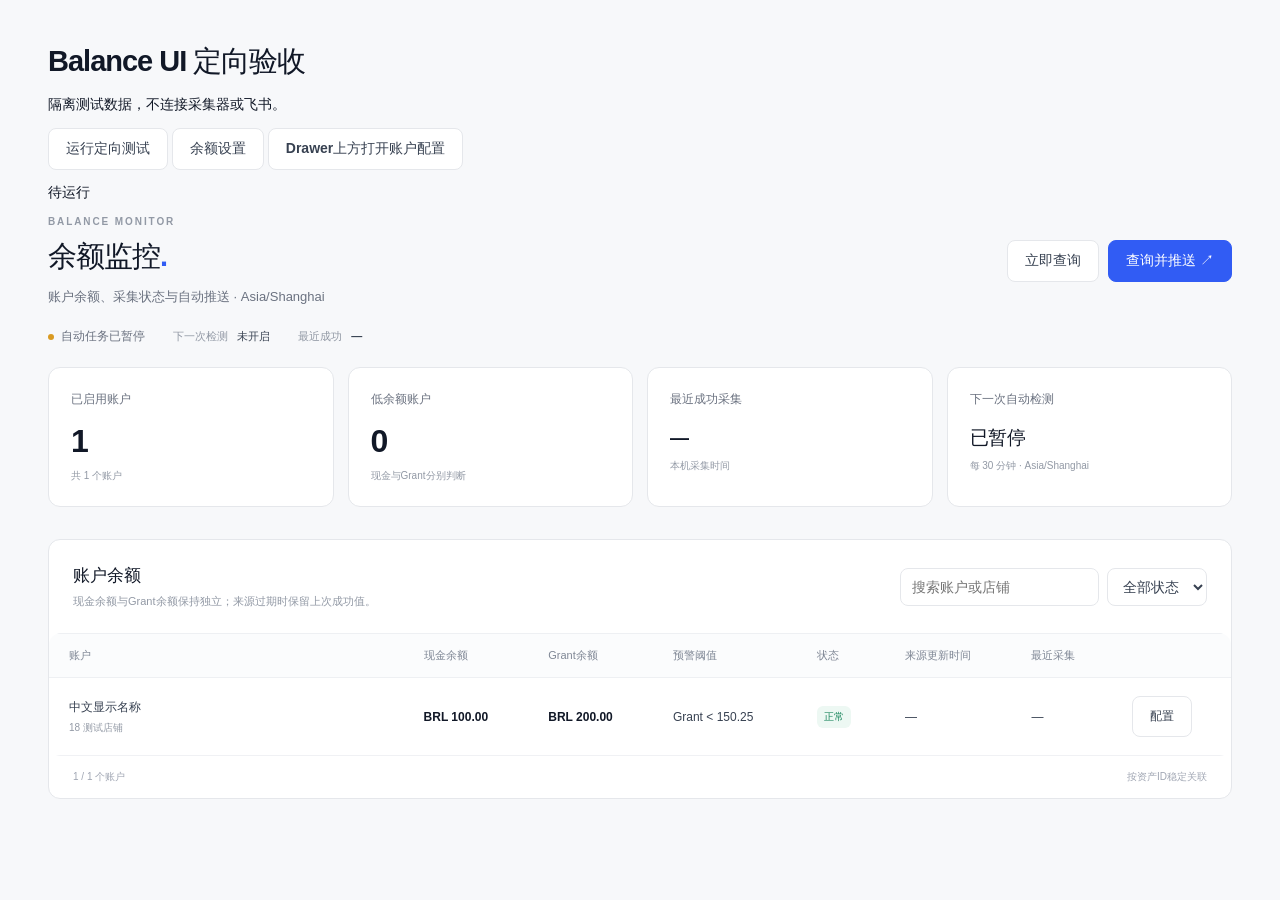
<file: tests/balance_settings_ui.html>
<!doctype html>
<html lang="zh-CN"><meta charset="utf-8"><meta name="viewport" content="width=device-width,initial-scale=1">
<title>Balance UI isolated test</title><link rel="stylesheet" href="../static/finance/style.css">
<body><main><h1>Balance UI 定向验收</h1><p>隔离测试数据，不连接采集器或飞书。</p>
<button id="run-tests">运行定向测试</button> <button id="settings">余额设置</button>
<button id="modal-over-drawer">Drawer上方打开账户配置</button><pre id="results">待运行</pre>
<div id="balance-root"></div></main><script type="module" src="./balance_settings_ui.mjs"></script></body></html>
</file>
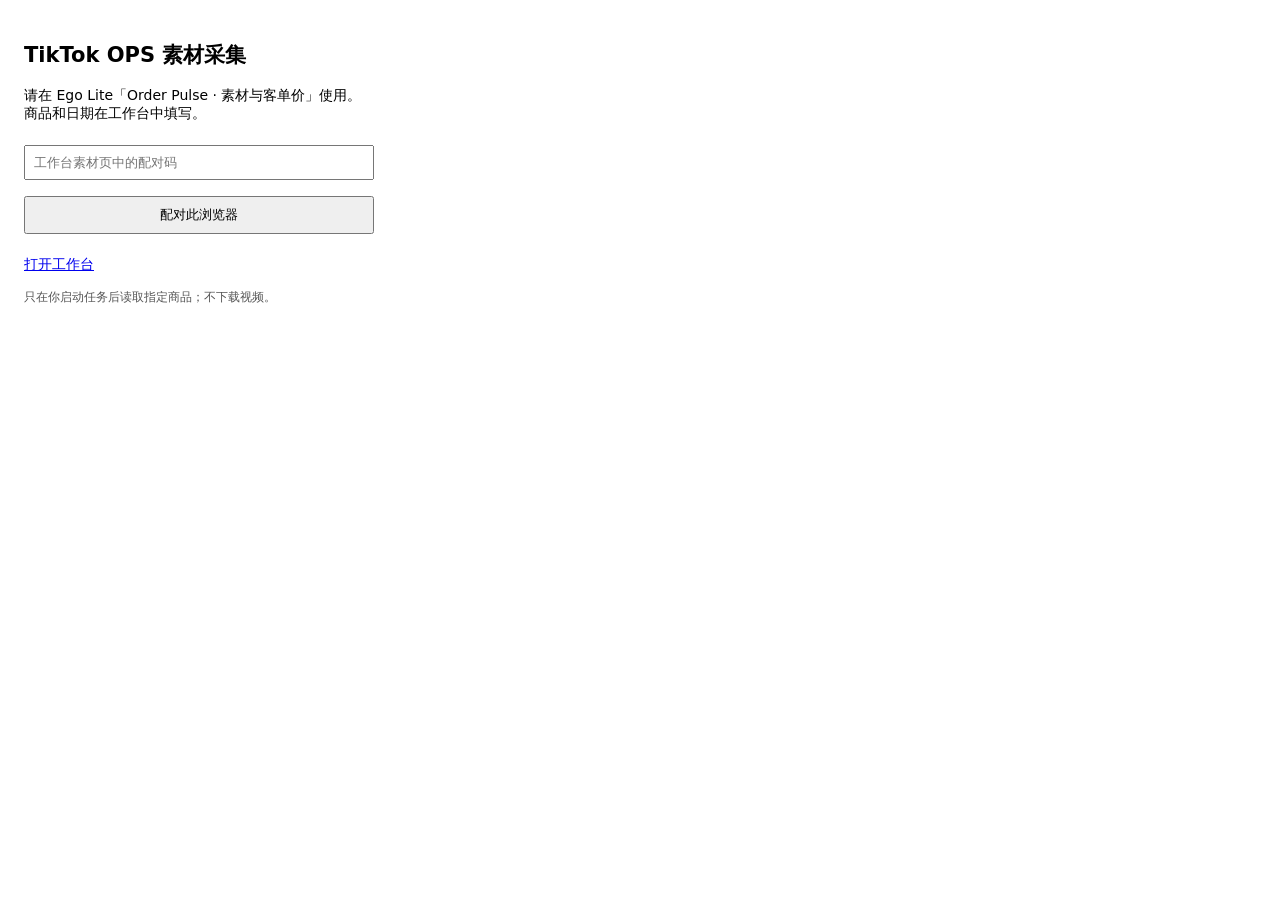
<file: order_pulse/kalodata/extension/popup.html>
<!doctype html><html lang="zh-CN"><meta charset="utf-8"><title>素材采集配对</title><style>body{font:14px system-ui;width:350px;padding:16px}input,button{box-sizing:border-box;width:100%;margin:8px 0;padding:8px}small{color:#555}</style><h2>TikTok OPS 素材采集</h2><p>请在 Ego Lite「Order Pulse · 素材与客单价」使用。商品和日期在工作台中填写。</p><input id="code" type="password" placeholder="工作台素材页中的配对码" autocomplete="off"><button id="pair">配对此浏览器</button><p id="status"></p><a href="http://127.0.0.1:8797/#kalodata" target="_blank">打开工作台</a><p><small>只在你启动任务后读取指定商品；不下载视频。</small></p><script src="popup.js"></script></html>
</file>
<file: static/finance/style.css>
:root{font-family:-apple-system,BlinkMacSystemFont,"Segoe UI","PingFang SC",sans-serif;color:#111827;background:#F7F8FA;font-synthesis:none;font-size:14px}
*{box-sizing:border-box}
body{margin:0}
button,input,select,textarea{font:inherit}
button{cursor:pointer;background:white;color:#374151;border:1px solid #E5E7EB;border-radius:8px;padding:11px 17px;font-weight:550;transition:background .15s}
button:hover{background:#f2f4f8}
button:disabled{opacity:.55;cursor:wait}
.primary{background:#315CF4;color:#fff;border-color:#315CF4}
.primary:hover{background:#244bdb}
a{color:inherit;text-decoration:none}
[hidden]{display:none!important}
.header{height:96px;max-width:1440px;margin:auto;padding:0 48px;display:flex;align-items:center;gap:60px;border-bottom:1px solid #e5e7eb}
.brand{display:flex;align-items:center;gap:13px}
.logo{font-size:35px;letter-spacing:-3px;font-weight:800}
.logo span,.title-dot{color:#315CF4}
.brand strong{font-size:19px;letter-spacing:-.5px;display:block}
.brand small{color:#6b7280;display:block;font-size:11px;margin-top:5px;letter-spacing:.3px}
nav{display:flex;gap:26px;height:100%;align-items:center}
nav a{font-size:13px;color:#6b7280;height:100%;display:flex;align-items:center;border-bottom:2px solid transparent}
nav a[aria-current]{color:#111827;border-color:#315cf4;font-weight:600}
.header-right{margin-left:auto;display:flex;align-items:center;gap:25px}
.status{display:inline-flex;align-items:center;gap:7px;font-size:12px;color:#6b7280;white-space:nowrap}
.status i{width:6px;height:6px;border-radius:50%;background:#a0a6b3}
.status.success i{background:#16a36a}
.status.warning i{background:#d99a22}
.status.error i{background:#d94b52}
.icon-button{border:0;background:transparent;padding:8px;font-size:13px}
.icon-button span{margin-left:9px}
main{max-width:1344px;padding:42px 48px 0;margin:auto}
.page-heading{display:flex;justify-content:space-between;align-items:center;margin-bottom:30px;gap:24px}
.eyebrow{font-size:10px;font-weight:650;letter-spacing:1.9px;color:#9299a5;margin:0 0 10px}
h1{font-size:29px;letter-spacing:-1px;font-weight:650;margin:0}
h2{font-size:17px;font-weight:650;margin:0}
h3{font-size:14px;margin:18px 0 12px}
.subtitle{color:#6b7280;margin:11px 0 0;font-size:13px}
.actions{display:flex;gap:9px}
.actions .primary span{margin-left:15px}
.card{background:white;border:1px solid #e5e7eb;border-radius:12px}
.metrics{display:grid;grid-template-columns:repeat(3,minmax(0,1fr));gap:18px}
.metric{padding:25px 26px 23px}
.metric strong{display:block;font-size:49px;font-weight:600;letter-spacing:-2px;line-height:1.25;margin:16px 0 13px;font-variant-numeric:tabular-nums}
.metric small{font-size:11px;color:#9299a5}
.section{margin-top:32px}
.estimated{font-size:9px!important;display:inline-block!important;font-weight:400;color:#aa7917!important;background:#fbf4e5;padding:3px 5px;border-radius:3px;margin-left:6px}
.matrix-heading{padding:24px;display:flex;align-items:center;justify-content:space-between}
.matrix-heading p{font-size:11px;color:#9299a5;margin:7px 0 0}
.check{display:flex!important;align-items:center;gap:7px;font-size:12px!important;color:#6b7280}
.check input{width:14px;height:14px;accent-color:#315cf4;margin:0}
.table-scroll{overflow-x:auto;width:100%;border-radius:12px}
table{border-collapse:separate;border-spacing:0;width:100%;text-align:left;font-size:12px;white-space:nowrap}
th{background:#fbfcfd;font-size:11px;color:#7f8795;font-weight:500;padding:14px 20px;border-top:1px solid #eef0f3;border-bottom:1px solid #eef0f3}
td{padding:18px 20px;border-bottom:1px solid #f0f1f4;color:#374151;font-variant-numeric:tabular-nums}
th:first-child,td:first-child{position:sticky;left:0;background:white;z-index:1;min-width:220px}
th:first-child{background:#fbfcfd}
.number{font-weight:600;color:#111827}
th button{border:0;padding:0;background:none;font-size:11px;color:inherit;font-weight:inherit}
.shop-name{max-width:295px;overflow:hidden;text-overflow:ellipsis}
.shop-name .rank{font-size:10px;color:#adb4c1;display:inline-block;min-width:29px}
.table-footer{display:flex;justify-content:space-between;padding:14px 24px;color:#a0a6b3;font-size:10px}
.empty{text-align:center;padding:43px 20px;color:#9ca3af;font-size:12px}
.empty h3{font-weight:500;color:#374151;font-size:14px;margin:16px 0 8px}
.empty p{margin:5px}
.empty span{font-size:11px}
.timing{display:flex;flex-wrap:wrap;gap:12px 30px;align-items:baseline;padding:24px 1px;color:#9299a5;font-size:11px}
.timing strong{color:#6b7280;font-weight:500;margin-left:7px}
.timing details{margin-left:auto;max-width:380px}
summary{cursor:pointer;color:#6b7280}
footer{margin-top:22px;border-top:1px solid #e5e7eb;display:flex;justify-content:space-between;align-items:center;gap:20px;padding:24px 0 28px;color:#a0a6b3;font-size:10px}
.brand-mini{font-size:17px;font-weight:600;color:#7b8391}
.brand-mini b{font-size:10px;margin-left:6px;font-weight:500}
.notice{padding:11px 15px;border-radius:8px;color:#8f6822;background:#fcf7ec;border:1px solid #f3e5c5;font-size:12px;margin-bottom:18px;line-height:1.7}
.notice.error{background:#fff5f5;color:#b3464e;border-color:#f5dcdf}
.drawer{position:fixed;left:auto;right:0;top:0;bottom:0;width:430px;max-width:100vw;max-height:100vh;height:100%;margin:0;border:0;border-left:1px solid #e5e7eb;padding:30px 28px;color:#111827}
.drawer::backdrop,.confirm::backdrop{background:rgba(17,24,39,.16)}
.drawer-title{display:flex;justify-content:space-between;align-items:center;margin-bottom:26px}
.drawer label:not(.check){display:block;font-size:12px;color:#6b7280;margin:16px 0 8px}
.drawer input:not([type=checkbox]),.drawer textarea,.drawer select{width:100%;border:1px solid #e5e7eb;border-radius:7px;padding:10px;margin-top:8px;color:#111827;background:white;outline:none}
.drawer input:focus,.drawer textarea:focus{border-color:#315cf4}
.drawer hr{border:0;border-top:1px solid #e5e7eb;margin:22px 0}
.schedule{display:flex;gap:20px;align-items:center;border:1px solid #e5e7eb;border-radius:8px;padding:15px;margin:15px 0 8px}
.schedule strong{font-size:26px;letter-spacing:-1px;font-weight:500}
.schedule span{font-size:11px;color:#6b7280;line-height:1.7}
.schedule small{color:#9ca3af}
.helper{font-size:11px;color:#9299a5;line-height:1.8}
.drawer details{font-size:12px;margin:20px 0}
.drawer-bottom{padding-top:18px;margin-top:20px;border-top:1px solid #e5e7eb}
.drawer-bottom>.primary{width:100%}
#settings-feedback{font-size:12px;color:#315cf4}
.confirm{border:1px solid #e5e7eb;border-radius:14px;padding:30px;max-width:440px;color:#111827}
.confirm h2{font-size:22px;margin-top:12px}
.confirm p{color:#6b7280;font-size:13px;line-height:1.8}
.confirm .actions{margin-top:25px;justify-content:flex-end}
#toast{position:fixed;bottom:30px;left:50%;transform:translateX(-50%);background:#111827;color:white;border-radius:8px;padding:12px 20px;font-size:12px;max-width:90vw}
@keyframes pulse{50%{opacity:.45}}
@media(max-width:900px){.header{padding:0 24px;gap:25px}
main{padding:30px 24px 0}
.header-right{gap:8px}
.brand small{display:none}
.metric strong{font-size:38px}
.metric{padding:20px}
.page-heading{align-items:flex-start}
h1{font-size:25px}
.timing details{margin-left:0}}
@media(max-width:620px){.header{height:78px;gap:14px}
nav{gap:12px}
.brand strong{font-size:15px}
.header-right .status{display:none}
main{padding:24px 16px 0}
.page-heading{display:block}
.actions{margin-top:20px}
.metrics{gap:8px}
.metric{padding:13px}
.metric strong{font-size:32px}
.metric small{font-size:9px}
.matrix-heading{padding:18px;gap:12px}
.matrix-heading p{display:none}
footer{align-items:flex-start;line-height:1.8}
.confirm{width:92vw}}
.metrics{grid-template-columns:repeat(4,minmax(0,1fr))}
@media(max-width:900px){.metrics{grid-template-columns:repeat(2,minmax(0,1fr))}}
.shop-name{width:40%;max-width:480px}
@media(max-width:700px){.shop-name{min-width:170px}
th,td{padding:14px 16px}}
.metrics{grid-template-columns:repeat(5,minmax(0,1fr));gap:14px}
.metric{padding:23px 21px}
.shop-name{width:30%;max-width:340px}
@media(max-width:1100px){.metrics{grid-template-columns:repeat(3,minmax(0,1fr))}}
@media(max-width:700px){.metrics{grid-template-columns:repeat(2,minmax(0,1fr))}
.metric{padding:17px}}
.drawer-bottom>.helper{margin:0 0 12px}
.drawer textarea:disabled{background:#fafbfc;color:#9299a5}
.drawer .schedule>label{margin:0;color:#9299a5;font-size:10px}
.drawer .schedule input[type=time]{width:128px;border:0;padding:0;margin:5px 0 0;background:transparent;font-size:26px;letter-spacing:-1px;font-weight:500;color:#111827}
.drawer .schedule input[type=time]:focus{border:0;outline:0}
.balance-metrics{display:grid;grid-template-columns:repeat(4,minmax(0,1fr));gap:14px;margin-top:18px}
.balance-metric{padding:22px}
.balance-metric>span{color:#6b7280;font-size:12px}
.balance-metric>strong{display:block;font-size:32px;line-height:1.2;margin:14px 0 8px;letter-spacing:-1px;font-weight:600;white-space:nowrap;overflow:hidden;text-overflow:ellipsis}
.balance-metric>small{display:block;color:#9299a5;font-size:10px;line-height:1.6}
@media(max-width:1120px){.balance-metrics{grid-template-columns:repeat(2,minmax(0,1fr))}}
@media(max-width:700px){.balance-metrics{grid-template-columns:1fr 1fr}}
.balance-account-modal{width:600px;max-width:calc(100vw - 48px);max-height:80vh;padding:0;overflow:hidden;inset:0;margin:auto}
.balance-account-modal form{display:flex;flex-direction:column;max-height:80vh;min-height:0}
.balance-account-header{display:flex;align-items:flex-start;justify-content:space-between;gap:16px;padding:24px 28px 20px;border-bottom:1px solid #e5e7eb;flex-shrink:0}
.balance-account-header>div{min-width:0}
.balance-account-header .eyebrow{margin-bottom:8px}
.balance-account-header h2{font-size:20px;margin:0;letter-spacing:-.4px}
.balance-account-header #balance-account-name{font-size:12px;line-height:1.5;color:#6b7280;margin:10px 0 4px;overflow-wrap:anywhere;display:-webkit-box;-webkit-line-clamp:2;-webkit-box-orient:vertical;overflow:hidden}
#balance-account-id{font-size:11px;color:#9299a5;font-variant-numeric:tabular-nums;overflow-wrap:anywhere}
.balance-account-body{min-height:0;overflow-y:auto;overflow-x:hidden;padding:24px 28px;overscroll-behavior:contain}
.balance-account-section+.balance-account-section{margin-top:24px}
.balance-account-section h3{font-size:12px;font-weight:600;color:#6b7280;margin:0 0 12px}
.balance-account-toggle{display:flex;align-items:center;justify-content:space-between;gap:16px;padding:11px 0;border-bottom:1px solid #eff0f3;cursor:pointer}
.balance-account-toggle:first-child{padding-top:0}
.balance-account-toggle:last-child{border-bottom:0;padding-bottom:0}
.balance-account-toggle strong{display:block;font-size:13px;font-weight:500;color:#374151}
.balance-account-toggle small{display:block;font-size:11px;color:#9299a5;margin-top:4px;line-height:1.5}
.balance-account-toggle input{appearance:none;flex-shrink:0;width:34px;height:20px;margin:0;border:0;border-radius:20px;background:#d9dde5;position:relative;cursor:pointer;transition:background .15s}
.balance-account-toggle input:before{content:"";position:absolute;top:3px;left:3px;width:14px;height:14px;border-radius:50%;background:#fff;transition:transform .15s}
.balance-account-toggle input:checked{background:#315cf4}
.balance-account-toggle input:checked:before{transform:translateX(14px)}
.balance-account-toggle input:focus-visible{outline:2px solid #315cf4;outline-offset:3px}
.balance-account-grid{display:grid;grid-template-columns:minmax(0,1fr) minmax(0,1fr);gap:16px;border:0;padding:0;margin:0;min-width:0}
.balance-account-wide{grid-column:1/-1}
.balance-account-grid label{display:flex;flex-direction:column;gap:8px;min-width:0;font-size:12px;font-weight:550;color:#374151}
.balance-account-grid input,.balance-account-grid select{width:100%;min-width:0;height:42px;border:1px solid #e5e7eb;border-radius:8px;padding:10px 12px;background:#fff;color:#111827;font-size:13px;font-weight:400;outline:none}
.balance-account-grid input:focus,.balance-account-grid select:focus{border-color:#315cf4}
.balance-account-grid:disabled{opacity:.6}
.balance-account-grid :disabled{background:#f7f8fa;color:#6b7280;cursor:not-allowed}
.balance-account-grid input[aria-invalid=true]{border-color:#d94b52}
.balance-field-error{font-size:11px;font-weight:400;color:#d94b52;line-height:1.6}
.balance-account-section .helper{font-size:11px;margin:10px 0 0;line-height:1.7;color:#9299a5}
.balance-account-note{border-top:1px solid #eff0f3;padding-top:18px}
.balance-account-note h3{margin-bottom:0}
.balance-account-footer{flex-shrink:0;display:flex;justify-content:flex-end;gap:10px;margin:0;padding:18px 28px;border-top:1px solid #e5e7eb;background:#fff}
@media(max-width:560px){.balance-account-grid{grid-template-columns:minmax(0,1fr)}
.balance-account-header{padding:20px}
.balance-account-body{padding:20px}
.balance-account-footer{padding:16px 20px}
.balance-account-modal{width:calc(100vw - 48px)}}
.balance-status-line{display:flex;flex-wrap:wrap;align-items:center;gap:12px 28px;color:#9299a5;font-size:11px;margin:-8px 0 22px}
.balance-status-line strong{color:#374151;font-weight:550;margin-left:6px}
.balance-metrics{display:grid;grid-template-columns:repeat(4,minmax(0,1fr));gap:14px}
.balance-time-metric{font-size:19px!important;letter-spacing:-.3px!important;margin-top:19px!important}
.balance-panel{overflow:hidden}
.balance-tools{display:flex;gap:8px}
.balance-tools input,.balance-tools select{border:1px solid #e5e7eb;border-radius:8px;padding:9px 11px;background:#fff;color:#374151}
.balance-table .shop-name strong,.balance-table .shop-name small{display:block}
.balance-table .shop-name small{color:#9299a5;margin-top:5px;font-size:10px}
.module-badge{display:inline-flex;padding:4px 7px;border-radius:6px;background:#f3f4f6;color:#6b7280;font-size:10px}
.module-badge.success{background:#edf8f3;color:#16845a}
.module-badge.error{background:#fff0f1;color:#ba3f49}
.balance-settings-drawer{overflow-y:auto}
.balance-settings-drawer .drawer-bottom{display:flex;gap:8px;justify-content:flex-end}
.balance-readonly,.kalodata-setting-status{display:grid;grid-template-columns:1fr auto;gap:10px 18px;margin:14px 0;padding:13px;border:1px solid #eef0f3;border-radius:8px;font-size:11px;color:#7f8795}
.balance-readonly strong,.kalodata-setting-status strong{color:#374151;font-weight:550;text-align:right}
.kalodata-page-range{display:grid;grid-template-columns:1fr 1fr;gap:12px}
.kalodata-module{margin-top:0}
.drawer{overflow-y:auto}
@media(max-width:1180px){.header{gap:30px;padding-left:28px;padding-right:28px}
.header nav{gap:16px}
.header-right{gap:12px}
.balance-metrics{grid-template-columns:repeat(2,minmax(0,1fr))}}
@media(max-width:820px){.header{height:auto;min-height:96px;flex-wrap:wrap;padding-top:15px;padding-bottom:0}
.header nav{order:3;width:100%;height:42px;overflow-x:auto}
.balance-tools{display:grid}
.balance-metrics{grid-template-columns:1fr 1fr}}
.quota-grid{display:grid;grid-template-columns:repeat(2,minmax(0,1fr));gap:24px;margin:28px 0}.quota-card{padding:28px;min-width:0}.quota-account{overflow-wrap:anywhere;color:var(--muted,#778195);min-height:40px}.quota-value{font-size:38px;font-weight:700;margin-top:24px}.quota-value small{font-size:16px;font-weight:500}.quota-dates{display:grid;grid-template-columns:88px 1fr;gap:12px;color:#6d778a;font-size:13px;margin:28px 0}.quota-dates dd{margin:0}.quota-dialog{width:min(600px,calc(100vw - 32px));max-height:85vh;padding:24px;overflow:auto}.quota-dialog form{display:grid;gap:18px}.quota-dialog label:not(.check){display:grid;gap:8px}.quota-history{overflow:auto;max-height:65vh}.quota-history td{padding:14px 8px}.quota-history table{width:100%}@media(max-width:760px){.quota-grid{grid-template-columns:1fr}.quota-card{padding:20px}.quota-dialog{padding:18px}.quota-value{font-size:32px}}

.quota-card .matrix-heading{padding:0;margin-bottom:16px}.quota-account{margin:0 0 18px}.quota-value{margin-top:20px}

/* Provider settings keep their actions visible while longer forms scroll. */
body:has(#api-settings[open]){overflow:hidden}
#api-settings{width:600px;max-width:calc(100vw - 32px);max-height:calc(100dvh - 48px);padding:0;border:1px solid #e4e8f0;border-radius:18px;overflow:hidden;box-shadow:0 24px 80px #17243d26}
#api-settings[open]{display:flex;flex-direction:column}
#api-settings::backdrop{background:rgba(20,29,48,.28);backdrop-filter:blur(3px)}
#api-settings .drawer-title{flex-shrink:0;align-items:flex-start;gap:20px;padding:26px 28px 22px;margin:0;border-bottom:1px solid #edf0f5}
#api-settings .quota-dialog-eyebrow{display:block;font-size:9px;line-height:1.5;letter-spacing:1.7px;color:#8a94a6;font-weight:650;margin-bottom:7px}
#api-settings h2{margin:0;font-size:21px;letter-spacing:-.5px;line-height:1.4}
#api-settings .drawer-title p{font-size:12px;margin:7px 0 0;line-height:1.6;color:#8992a3}
#api-settings [data-close]{display:grid;place-items:center;width:34px;height:34px;padding:0;border-color:#e9edf3;border-radius:9px;color:#7b8596;font-size:16px}
#api-settings form{display:flex;flex-direction:column;gap:0;min-height:0;overflow:hidden}
#api-settings .quota-settings-body{overflow:auto;overscroll-behavior:contain;padding:24px 28px;scrollbar-width:thin}
#api-settings .quota-settings-section+.quota-settings-section{margin-top:24px}
#api-settings h3{margin:0 0 12px;font-size:13px;line-height:1.5;font-weight:600}
#api-settings h3>span{margin-left:7px;font-size:11px;font-weight:400;color:#8b94a4}
#api-settings .quota-switches{padding:0 16px;background:#f8f9fc;border:1px solid #edf0f5;border-radius:11px}
#api-settings .quota-toggle{display:flex;grid-template-columns:none;align-items:center;justify-content:space-between;gap:18px;padding:14px 0;cursor:pointer}
#api-settings .quota-toggle+.quota-toggle{border-top:1px solid #e9edf4}
#api-settings .quota-toggle strong{display:block;font-size:13px;font-weight:500;color:#303b4e}
#api-settings .quota-toggle small{display:block;margin-top:5px;font-size:11px;line-height:1.6;color:#8992a3}
#api-settings .quota-toggle input{appearance:none;position:relative;flex-shrink:0;width:36px;height:21px;margin:0;background:#d6dce7;border:0;border-radius:20px;cursor:pointer;transition:background .15s}
#api-settings .quota-toggle input:before{content:"";position:absolute;top:3px;left:3px;width:15px;height:15px;border-radius:50%;background:white;box-shadow:0 1px 3px #1b2d491a;transition:transform .15s}
#api-settings .quota-toggle input:checked{background:#315cf4}
#api-settings .quota-toggle input:checked:before{transform:translateX(15px)}
#api-settings .quota-fields{display:grid;grid-template-columns:1fr 1fr;gap:16px}
#api-settings .quota-field{display:grid;gap:9px;min-width:0;font-size:12px;color:#5a6578}
#api-settings .quota-field small{font-size:10px;font-weight:400;color:#939bac;margin-left:3px}
#api-settings .quota-field input{width:100%;min-width:0;height:44px;padding:10px 12px;background:#fff;border:1px solid #dfe4ed;border-radius:8px;outline:none;color:#263247;font-size:14px;font-weight:500;font-variant-numeric:tabular-nums;transition:border-color .15s,box-shadow .15s;color-scheme:light}
#api-settings .quota-field input:hover{border-color:#bcc6d8}
#api-settings .quota-field input:focus{border-color:#315cf4;box-shadow:0 0 0 3px #315cf414}
#api-settings .quota-input-unit{position:relative;display:block}
#api-settings .quota-input-unit input{padding-right:58px}
#api-settings .quota-input-unit>span{position:absolute;right:14px;top:0;display:flex;align-items:center;height:44px;font-size:12px;color:#8992a3;pointer-events:none}
#api-settings .quota-input-unit input::-webkit-inner-spin-button{-webkit-appearance:none;margin:0}
#api-settings .quota-field-help{font-size:11px;color:#8992a3;line-height:1.7;margin:10px 0 0}
#api-settings .quota-recheck-rule{display:grid;grid-template-columns:164px 1fr;align-items:end;gap:18px;margin-top:18px}
#api-settings .quota-recheck-rule .quota-field-help{margin:0 0 2px}
#api-settings .quota-baseline-meta{display:flex;align-items:center;justify-content:space-between;flex-wrap:wrap;gap:8px;margin-top:10px;color:#939bac;font-size:10px;line-height:1.6}
#api-settings #reset-baseline{border:0;background:transparent;padding:4px 0;color:#315cf4;font-size:11px;font-weight:500}
#api-settings #reset-baseline:hover{color:#244bdb;text-decoration:underline}
#api-settings #reset-baseline:disabled{color:#939bac;cursor:not-allowed;text-decoration:none}
#api-settings .quota-advanced{margin-top:22px;padding-top:18px;border-top:1px solid #edf0f5}
#api-settings .quota-advanced summary{font-size:12px;color:#707d91;line-height:1.7}
#api-settings .quota-advanced>div{padding:0 0 2px 13px}
#api-settings #api-rebind{margin-top:12px;padding:8px 12px;font-size:12px}
#api-settings .quota-settings-footer{flex-shrink:0;border-top:1px solid #edf0f5;background:#fcfdff;padding:17px 28px;border-radius:0}
#api-settings .actions{justify-content:flex-end;gap:10px;margin:0}
#api-settings .actions button{min-width:84px;min-height:42px;font-size:12px}
#api-settings .actions .primary{min-width:104px;box-shadow:0 2px 4px #315cf414}
#api-settings #api-feedback{margin:0 0 12px;font-size:12px;color:#b3464e;max-height:84px;overflow:auto}
#api-settings :is(button,summary,input[type=checkbox]):focus-visible{outline:2px solid #315cf4;outline-offset:3px}
@media(max-width:520px){
 #api-settings{max-width:calc(100vw - 24px);max-height:calc(100dvh - 24px);border-radius:14px}
 #api-settings .drawer-title{padding:20px}
 #api-settings h2{font-size:19px}
 #api-settings .quota-settings-body{padding:20px}
 #api-settings .quota-fields{grid-template-columns:1fr;gap:16px}
 #api-settings .quota-recheck-rule{grid-template-columns:1fr;gap:9px}
 #api-settings .quota-settings-footer{padding:14px 20px}
 #api-settings .quota-baseline-meta{align-items:flex-start}
}
@media(prefers-reduced-motion:reduce){#api-settings input{transition:none}#api-settings input:before{transition:none}}
</file>
